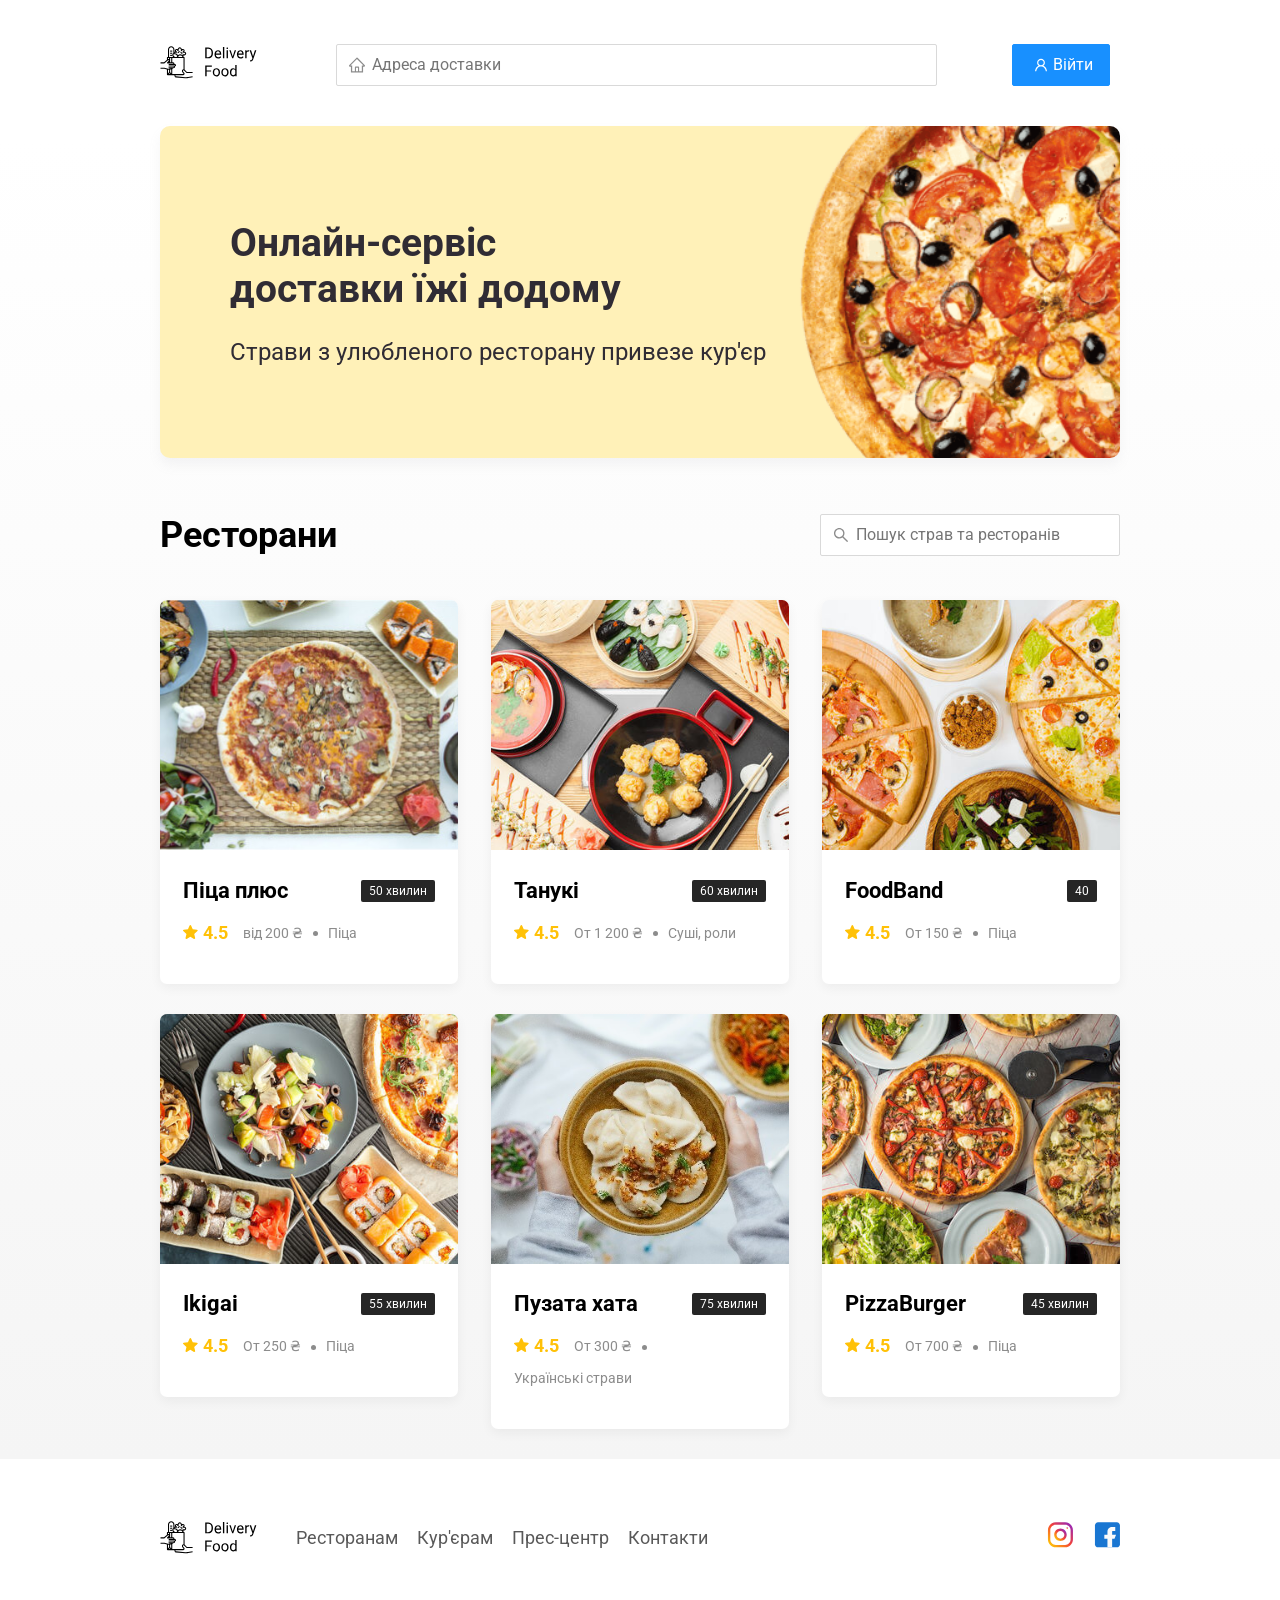
<file: index.html>
<!DOCTYPE html>
<html lang="ru">

<head>
	<meta charset="UTF-8" />
	<meta name="viewport" content="width=device-width, initial-scale=1.0" />
	<title>Delivery Food — доставка їжі додому</title>
	<link href="https://fonts.googleapis.com/css?family=Roboto:400,700&display=swap&subset=cyrillic" rel="stylesheet" />
	<link rel="stylesheet" href="css/normalize.css" />
	<link rel="stylesheet" href="css/style.css" />
</head>

<body>
	<div class="container">
		<header class="header">
			<a class="logo">
				<img src="img/icon/logo.svg" alt="Logo" />
			</a>
			<label class="address">
				<input type="text" class="input input-address" placeholder="Адреса доставки" />
			</label>
			<div class="buttons">
				<span class="user-name"></span>
				<button class="button button-primary button-auth">
					<span class="button-auth-svg"></span>
					<span class="button-text">Війти</span>
				</button>
				<button class="button button-cart" id="cart-button">
					<span class="button-cart-svg"></span>
					<span class="button-text">Кошик</span>
				</button>
				<button class="button button-primary button-out">
					<span class="button-text">Вийти</span>
					<span class="button-out-svg"></span>
				</button>
			</div>
		</header>
	</div>
	<!-- /.container  -->

	<main class="main">
		<div class="container">
			<section class="container-promo">
				<section class="promo pizza">
					<h1 class="promo-title">Онлайн-сервіс <br />доставки їжі додому</h1>
					<p class="promo-text">
						Страви з улюбленого ресторану привезе кур'єр
					</p>
				</section>
				<!-- <section class="promo kebab">
					<h1 class="promo-title">Шашлики <br> зі знижкою 35%</h1>
					<p class="promo-text">
						Закажіть шашлики у будь-якому ресторані до 24 серпня та отримайте знижку за промокодом VIVAT
					</p>
				</section>
				<section class="promo vegetables">
					<h1 class="promo-title">Знижка 20% на всю іжу <br> за промокодом LOVE.JS</h1>
					<p class="promo-text">
						Страву з ресторану привезуть разом із двома подарунковими книгами по фронтендуторана привезут вместе с двумя подарочными книгами по фронтенду
					</p>
				</section>
				<section class="promo sushi">
					<h1 class="promo-title">Сети зі знижкою до 30% <br> у ресторанах</h1>
					<p class="promo-text">
						Знижки на сети до 1 вересня за промокодом DADADA
					</p>
				</section> -->
			</section>
			<section class="restaurants">
				<div class="section-heading">
					<h2 class="section-title">Ресторани</h2>
					<label class="search">
						<input type="text" class="input input-search" placeholder="Пошук страв та ресторанів" />
					</label>
				</div>
				<div class="cards cards-restaurants">
					<a href="restaurant.html" class="card card-restaurant">
						<img src="img/pizza-plus/preview.jpg" alt="image" class="card-image" />
						<div class="card-text">
							<div class="card-heading">
								<h3 class="card-title">Піца плюс</h3>
								<span class="card-tag tag">50 хвилин</span>
							</div>
							<!-- /.card-heading -->
							<div class="card-info">
								<div class="rating">
									4.5
								</div>
								<div class="price">від 200 ₴</div>
								<div class="category">Піца</div>
							</div>
							<!-- /.card-info -->
						</div>
						<!-- /.card-text -->
					</a>
					<!-- /.card -->

					<a href="restaurant.html" class="card card-restaurant">
						<img src="img/tanuki/preview.jpg" alt="image" class="card-image" />
						<div class="card-text">
							<div class="card-heading">
								<h3 class="card-title">Танукі</h3>
								<span class="card-tag tag">60 хвилин</span>
							</div>
							<!-- /.card-heading -->
							<div class="card-info">
								<div class="rating">
									4.5
								</div>
								<div class="price">От 1 200 ₴</div>
								<div class="category">Суші, роли</div>
							</div>
							<!-- /.card-info -->
						</div>
						<!-- /.card-text -->
					</a>
					<!-- /.card -->

					<a href="restaurant.html" class="card card-restaurant">
						<img src="img/food-band/preview.jpg" alt="image" class="card-image" />
						<div class="card-text">
							<div class="card-heading">
								<h3 class="card-title">FoodBand</h3>
								<span class="card-tag tag">40 </span>
							</div>
							<!-- /.card-heading -->
							<div class="card-info">
								<div class="rating">
									4.5
								</div>
								<div class="price">От 150 ₴</div>
								<div class="category">Піца</div>
							</div>
							<!-- /.card-info -->
						</div>
						<!-- /.card-text -->
					</a>
					<!-- /.card -->

					<a href="restaurant.html" class="card card-restaurant">
						<img src="img/palki-skalki/preview.jpg" alt="image" class="card-image" />
						<div class="card-text">
							<div class="card-heading">
								<h3 class="card-title">Ikigai</h3>
								<span class="card-tag tag">55 хвилин</span>
							</div>
							<!-- /.card-heading -->
							<div class="card-info">
								<div class="rating">
									4.5
								</div>
								<div class="price">От 250 ₴</div>
								<div class="category">Піца</div>
							</div>
							<!-- /.card-info -->
						</div>
						<!-- /.card-text -->
					</a>
					<!-- /.card -->

					<a href="restaurant.html" class="card card-restaurant">
						<img src="img/gusi-lebedi/preview.jpg" alt="image" class="card-image" />
						<div class="card-text">
							<div class="card-heading">
								<h3 class="card-title">Пузата хата</h3>
								<span class="card-tag tag">75 хвилин</span>
							</div>
							<!-- /.card-heading -->
							<div class="card-info">
								<div class="rating">
									4.5
								</div>
								<div class="price">От 300 ₴</div>
								<div class="category">Українські страви</div>
							</div>
							<!-- /.card-info -->
						</div>
						<!-- /.card-text -->
					</a>
					<!-- /.card -->

					<a href="restaurant.html" class="card card-restaurant">
						<img src="img/pizza-burger/preview.jpg" alt="image" class="card-image" />
						<div class="card-text">
							<div class="card-heading">
								<h3 class="card-title">PizzaBurger</h3>
								<span class="card-tag tag">45 хвилин</span>
							</div>
							<!-- /.card-heading -->
							<div class="card-info">
								<div class="rating">
									4.5
								</div>
								<div class="price">От 700 ₴</div>
								<div class="category">Піца</div>
							</div>
							<!-- /.card-info -->
						</div>
						<!-- /.card-text -->
					</a>
					<!-- /.card -->
				</div>
				<!-- /.cards -->
			</section>
		</div>
		<!-- /.container -->
	</main>

	<footer class="footer">
		<div class="container">
			<div class="footer-block">
				<img src="img/icon/logo.svg" alt="logo" class="logo footer-logo" />
				<nav class="footer-nav">
					<a href="#" class="footer-link">Ресторанам </a>
					<a href="#" class="footer-link">Кур'єрам</a>
					<a href="#" class="footer-link">Прес-центр</a>
					<a href="#" class="footer-link">Контакти</a>
				</nav>
				<div class="social-links">
					<a href="#" class="social-link"><img src="img/social/instagram.svg" alt="instagram" /></a>
					<a href="#" class="social-link"><img src="img/social/fb.svg" alt="facebook" /></a>
				</div>
				<!-- /.social-links -->
			</div>
			<!-- /.footer-block -->
		</div>
	</footer>

	<div class="modal modal-cart">
		<div class="modal-dialog">
			<div class="modal-header">
				<h3 class="modal-title">Кошик</h3>
				<button class="close">&times;</button>
			</div>
			<!-- /.modal-header -->
			<div class="modal-body">
				<div class="food-row">
					<span class="food-name">Рол вугор стандарт</span>
					<strong class="food-price">250 ₴</strong>
					<div class="food-counter">
						<button class="counter-button">-</button>
						<span class="counter">1</span>
						<button class="counter-button">+</button>
					</div>
				</div>
				<!-- /.foods-row -->
				<div class="food-row">
					<span class="food-name">Рол вугор стандарт</span>
					<strong class="food-price">250 ₴</strong>
					<div class="food-counter">
						<button class="counter-button">-</button>
						<span class="counter">1</span>
						<button class="counter-button">+</button>
					</div>
				</div>
				<!-- /.foods-row -->
				<div class="food-row">
					<span class="food-name">Рол вугор стандарт</span>
					<strong class="food-price">250 ₴</strong>
					<div class="food-counter">
						<button class="counter-button">-</button>
						<span class="counter">1</span>
						<button class="counter-button">+</button>
					</div>
				</div>
				<!-- /.foods-row -->
				<div class="food-row">
					<span class="food-name">Рол вугор стандарт</span>
					<strong class="food-price">250 ₴</strong>
					<div class="food-counter">
						<button class="counter-button">-</button>
						<span class="counter">1</span>
						<button class="counter-button">+</button>
					</div>
				</div>
				<!-- /.foods-row -->
			</div>
			<!-- /.modal-body -->
			<div class="modal-footer">
				<span class="modal-pricetag">1250 ₴</span>
				<div class="footer-buttons">
					<button class="button button-primary">Оформити замовлення</button>
					<button class="button clear-cart">Скасувати</button>
				</div>
			</div>
			<!-- /.modal-footer -->
		</div>
		<!-- /.modal-dialog -->
	</div>

	<div class="modal-auth">
		<div class="modal-dialog modal-dialog-auth">
			<button class="close-auth">&times;</button>
			<form id="logInForm">
				<fieldset class="modal-body">
					<legend class="modal-title">Авторизація</legend>
					<label class="label-auth">
						<span>Логін</span>
						<input id="login" type="text">
					</label>
					<label class="label-auth">
						<span>Пароль</span>
						<input id="password" type="password">
					</label>
				</fieldset>
				<!-- /.modal-body -->
				<div class="modal-footer">
					<div class="footer-buttons">
						<button class="button button-primary button-login" type="submit">Війти</button>
					</div>
				</div>
			</form>
			<!-- /.modal-footer -->
		</div>
		<!-- /.modal-dialog -->
	</div>
	<script src="js/main.js"></script>
</body>

</html>
</file>
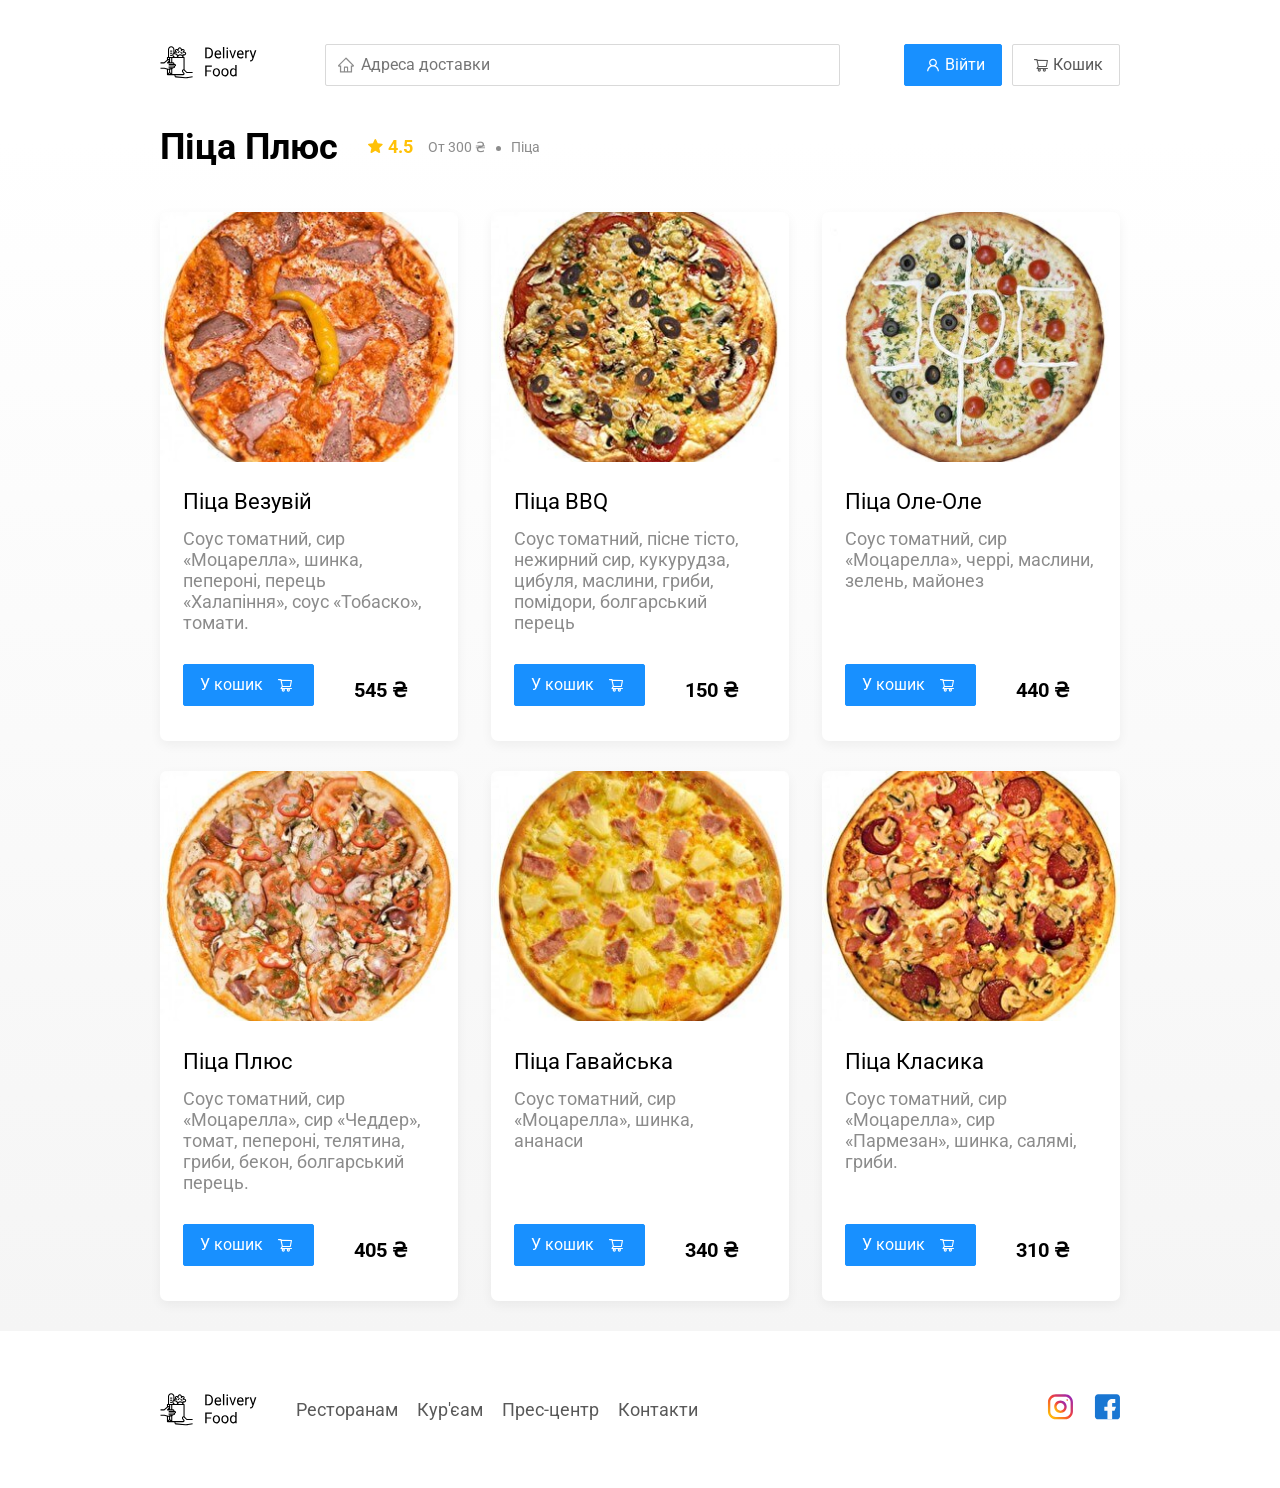
<file: restaurant.html>
<!DOCTYPE html>
<html lang="ru">

<head>
	<meta charset="UTF-8" />
	<meta name="viewport" content="width=device-width, initial-scale=1.0" />
	<title>PizzaBurger — доставка їжі додому</title>
	<link href="https://fonts.googleapis.com/css?family=Roboto:400,700&display=swap&subset=cyrillic" rel="stylesheet" />
	<link rel="stylesheet" href="css/normalize.css" />
	<link rel="stylesheet" href="css/style.css" />
</head>

<body>
	<div class="container">
		<header class="header">
			<a href="index.html" class="logo">
				<img src="img/icon/logo.svg" alt="Logo" />
			</a>
			<label class="address">
				<input type="text" class="input input-address" placeholder="Адреса доставки" />
			</label>
			<div class="buttons">
				<span class="user-name"></span>
				<button class="button button-primary button-auth">
					<span class="button-auth-svg"></span>
					<span class="button-text">Війти</span>
				</button>
				<button class="button" id="cart-button">
					<span class="button-cart-svg"></span>
					<span class="button-text">Кошик</span>
				</button>
				<button class="button button-primary button-out">
				  <span class="button-text">Вийти</span>
				  <span class="button-out-svg"></span>
				</button>
			</div>
		</header>
	</div>
	<!-- /.container  -->

	<main class="main">
		<div class="container">
			<section class="menu">
				<div class="section-heading">
					<h2 class="section-title restaurant-title">Піца Плюс</h2>
					<div class="card-info">
						<div class="rating">
							4.5
						</div>
						<div class="price">От 300 ₴</div>
						<div class="category">Піца</div>
					</div>
					<!-- /.card-info -->
				</div>
				<div class="cards cards-menu">
					<div class="card">
						<img src="img/pizza-plus/pizza-vesuvius.jpg" alt="image" class="card-image" />
						<div class="card-text">
							<div class="card-heading">
								<h3 class="card-title card-title-reg">Піца Везувій</h3>
							</div>
							<!-- /.card-heading -->
							<div class="card-info">
								<div class="ingredients">Соус томатний, сир «Моцарелла», шинка, пепероні, перець
									«Халапіння», соус «Тобаско», томати.
								</div>
							</div>
							<!-- /.card-info -->
							<div class="card-buttons">
								<button class="button button-primary button-add-cart">
									<span class="button-card-text">У кошик</span>
									<span class="button-cart-svg"></span>
								</button>
								<strong class="card-price-bold">545 ₴</strong>
							</div>
						</div>
						<!-- /.card-text -->
					</div>
					<!-- /.card -->

					<div class="card">
						<img src="img/pizza-plus/pizza-girls.jpg" alt="image" class="card-image" />
						<div class="card-text">
							<div class="card-heading">
								<h3 class="card-title card-title-reg">Піца BBQ</h3>
							</div>
							<!-- /.card-heading -->
							<div class="card-info">
								<div class="ingredients">Соус томатний, пісне тісто, нежирний сир, кукурудза, цибуля,
									маслини,
									гриби, помідори, болгарський перець
								</div>
							</div>
							<!-- /.card-info -->
							<div class="card-buttons">
								<button class="button button-primary button-add-cart">
									<span class="button-card-text">У кошик</span>
									<span class="button-cart-svg"></span>
								</button>
								<strong class="card-price-bold">150 ₴</strong>
							</div>
						</div>
						<!-- /.card-text -->
					</div>
					<!-- /.card -->

					<div class="card">
						<img src="img/pizza-plus/pizza-oleole.jpg" alt="image" class="card-image" />
						<div class="card-text">
							<div class="card-heading">
								<h3 class="card-title card-title-reg">Піца Оле-Оле</h3>
							</div>
							<!-- /.card-heading -->
							<div class="card-info">
								<div class="ingredients">Соус томатний, сир «Моцарелла», черрі, маслини, зелень, майонез
								</div>
							</div>
							<!-- /.card-info -->
							<div class="card-buttons">
								<button class="button button-primary button-add-cart">
									<span class="button-card-text">У кошик</span>
									<span class="button-cart-svg"></span>
								</button>
								<strong class="card-price-bold">440 ₴</strong>
							</div>
						</div>
						<!-- /.card-text -->
					</div>
					<!-- /.card -->

					<div class="card">
						<img src="img/pizza-plus/pizza-plus.jpg" alt="image" class="card-image" />
						<div class="card-text">
							<div class="card-heading">
								<h3 class="card-title card-title-reg">Піца Плюс</h3>
							</div>
							<!-- /.card-heading -->
							<div class="card-info">
								<div class="ingredients">Соус томатний, сир «Моцарелла», сир «Чеддер», томат,
									пепероні,
									телятина, гриби, бекон, болгарський перець.
								</div>
							</div>
							<!-- /.card-info -->
							<div class="card-buttons">
								<button class="button button-primary button-add-cart">
									<span class="button-card-text">У кошик</span>
									<span class="button-cart-svg"></span>
								</button>
								<strong class="card-price-bold">405 ₴</strong>
							</div>
						</div>
						<!-- /.card-text -->
					</div>
					<!-- /.card -->

					<div class="card">
						<img src="img/pizza-plus/pizza-hawaiian.jpg" alt="image" class="card-image" />
						<div class="card-text">
							<div class="card-heading">
								<h3 class="card-title card-title-reg">Піца Гавайська</h3>
							</div>
							<!-- /.card-heading -->
							<div class="card-info">
								<div class="ingredients">Соус томатний, сир «Моцарелла», шинка, ананаси</div>
							</div>
							<!-- /.card-info -->
							<div class="card-buttons">
								<button class="button button-primary button-add-cart">
									<span class="button-card-text">У кошик</span>
									<span class="button-cart-svg"></span>
								</button>
								<strong class="card-price-bold">340 ₴</strong>
							</div>
						</div>
						<!-- /.card-text -->
					</div>
					<!-- /.card -->

					<div class="card">
						<img src="img/pizza-plus/pizza-classic.jpg" alt="image" class="card-image" />
						<div class="card-text">
							<div class="card-heading">
								<h3 class="card-title card-title-reg">Піца Класика</h3>
							</div>
							<!-- /.card-heading -->
							<div class="card-info">
								<div class="ingredients">Соус томатний, сир «Моцарелла», сир «Пармезан», шинка,
									салямі,
									гриби.
								</div>
							</div>
							<!-- /.card-info -->
							<div class="card-buttons">
								<button class="button button-primary button-add-cart">
									<span class="button-card-text">У кошик</span>
									<span class="button-cart-svg"></span>
								</button>
								<strong class="card-price-bold">310 ₴</strong>
							</div>
						</div>
						<!-- /.card-text -->
					</div>
					<!-- /.card -->
				</div>
				<!-- /.cards -->
			</section>
		</div>
		<!-- /.container -->
	</main>

	<footer class="footer">
		<div class="container">
			<div class="footer-block">
				<img src="img/icon/logo.svg" alt="logo" class="logo footer-logo" />
				<nav class="footer-nav">
					<a href="#" class="footer-link">Ресторанам </a>
					<a href="#" class="footer-link">Кур'єам</a>
					<a href="#" class="footer-link">Прес-центр</a>
					<a href="#" class="footer-link">Контакти</a>
				</nav>
				<div class="social-links">
					<a href="#" class="social-link"><img src="img/social/instagram.svg" alt="instagram" /></a>
					<a href="#" class="social-link"><img src="img/social/fb.svg" alt="facebook" /></a>
				</div>
				<!-- /.social-links -->
			</div>
			<!-- /.footer-block -->
		</div>
	</footer>

	<div class="modal modal-cart">
		<div class="modal-dialog">
			<div class="modal-header">
				<h3 class="modal-title">Кошик</h3>
				<button class="close">&times;</button>
			</div>
			<!-- /.modal-header -->
			<div class="modal-body">
				<div class="food-row">
					<span class="food-name">Рол вугор стандарт</span>
					<strong class="food-price">250 ₴</strong>
					<div class="food-counter">
						<button class="counter-button">-</button>
						<span class="counter">1</span>
						<button class="counter-button">+</button>
					</div>
				</div>
				<!-- /.foods-row -->
				<div class="food-row">
					<span class="food-name">Рол вугор стандарт</span>
					<strong class="food-price">250 ₴</strong>
					<div class="food-counter">
						<button class="counter-button">-</button>
						<span class="counter">1</span>
						<button class="counter-button">+</button>
					</div>
				</div>
				<!-- /.foods-row -->
				<div class="food-row">
					<span class="food-name">Рол вугор стандарт</span>
					<strong class="food-price">250 ₴</strong>
					<div class="food-counter">
						<button class="counter-button">-</button>
						<span class="counter">1</span>
						<button class="counter-button">+</button>
					</div>
				</div>
				<!-- /.foods-row -->
				<div class="food-row">
					<span class="food-name">Рол вугор стандарт</span>
					<strong class="food-price">250 ₴</strong>
					<div class="food-counter">
						<button class="counter-button">-</button>
						<span class="counter">1</span>
						<button class="counter-button">+</button>
					</div>
				</div>
				<!-- /.foods-row -->
			</div>
			<!-- /.modal-body -->
			<div class="modal-footer">
				<span class="modal-pricetag">1250 ₴</span>
				<div class="footer-buttons">
					<button class="button button-primary">Оформити замовлення</button>
					<button class="button clear-cart">Скасувати</button>
				</div>
			</div>
			<!-- /.modal-footer -->
		</div>
		<!-- /.modal-dialog -->
	</div>

	<div class="modal-auth">
		<div class="modal-dialog modal-dialog-auth">
			<button class="close-auth">&times;</button>
			<form id="logInForm">
				<fieldset class="modal-body">
					<legend class="modal-title">Авторизація</legend>
					<label class="label-auth">
						<span>Логін</span>
						<input id="login" type="text">
					</label>
					<label class="label-auth">
						<span>Пароль</span>
						<input id="password" type="password">
					</label>
				</fieldset>
				<!-- /.modal-body -->
				<div class="modal-footer">
					<div class="footer-buttons">
						<button class="button button-primary button-login" type="submit">Війти</button>
					</div>
				</div>
			</form>
			<!-- /.modal-footer -->
		</div>
		<!-- /.modal-dialog -->
	</div>
	<script src="js/main.js"></script>
</body>

</html>
</file>
<file: css/style.css>
* {
    box-sizing: border-box;
}

body {
    font-family: "Roboto", sans-serif;
    padding-top: 44px;
}

a,
button {
    cursor: pointer;
    color: inherit;
}

.hide {
    display: none;
}

.container {
    max-width: 1200px;
    margin: auto;
}

.header {
    display: flex;
    align-items: center;
    justify-content: space-between;
    margin-bottom: 40px;
}

.input {
    background-color: #ffffff;
    border: 1px solid #d9d9d9;
    border-radius: 2px;
    font-size: 16px;
    line-height: 24px;
    padding: 8px 8px 8px 35px;
    background-repeat: no-repeat;
    background-position: left 11px center;
}

.address {
    flex: 0.8;
}

.input-address {
    width: 100%;
    background-image: url(../img/icon/home.svg);
}

.search {
    margin-left: auto;
}

.input-search {
    width: 300px;
    background-image: url(../img/icon/search.svg);

}

.buttons {
    display: flex;
    align-items: center;
}

.button {
    display: flex;
    align-items: center;
    padding: 8px 16px;
    background: #ffffff;
    border: 1px solid #d9d9d9;
    box-sizing: border-box;
    box-shadow: 0 0 2px rgba(0, 0, 0, 0.0015);
    border-radius: 2px;
    color: #595959;
    font-size: 16px;
    line-height: 24px;
}

.button:hover {
    background: #1890ff;
    border: 1px solid #1890ff;
    color: #fff;
}


.button-primary {
    background: #1890ff;
    border: 1px solid #1890ff;
    color: #fff;
    margin-right: 10px;
}

.button-primary:hover {
    background: #ffffff;
    border: 1px solid #d9d9d9;
    color: #595959;
}

.button-icon {
    margin-right: 6px;
}

.button-card-text {
    margin-right: 10px;
}

.button-auth {
    background-position: 20px 13px;
}

.button-primary .button-auth-svg {
    width: 24px;
    height: 24px;
    background-color: #fff;
    -webkit-mask: url("../img/icon/user.svg") no-repeat 50% 50%;
    mask: url("../img/icon/user.svg") no-repeat 50% 50%;
    background-repeat: no-repeat;
}

.button-primary:hover .button-auth-svg {
    background-color: #595959;
}

.button .button-cart-svg {
    width: 24px;
    height: 24px;
    background-color: #595959;
    -webkit-mask: url("../img/icon/shopping-cart.svg") no-repeat 50% 50%;
    mask: url("../img/icon/shopping-cart.svg") no-repeat 50% 50%;
    background-repeat: no-repeat;
}

.button-primary .button-cart-svg {
    background-color: #fff;
}

.button:hover .button-cart-svg {
    background-color: #fff;
}

.button-primary:hover .button-cart-svg {
    background-color: #595959;
}

.button-cart {
    display: none;
    margin: 0 5px;
}

.button-out {
    display: none;
    margin: 0 5px;
}

.user-name {
    display: none;
    margin-right: 20px;
    font-weight: bold;
    font-size: 18px;
}

.promo-slider {

    width: 600px;
    height: 300px;

}

.promo {
    box-shadow: 0 7px 12px rgba(158, 158, 163, 0.1);
    border-radius: 10px;
    padding: 68px 70px;
    margin-bottom: 56px;
}

.pizza {
    background: #fff1b8 url(../img/promo/pizza.png) no-repeat top -100px right -250px / 830px
}

.kebab {
    background: #D6E4FF url(../img/promo/kebab.png) no-repeat top 45px right 40px / 450px;
}

.vegetables {
    background: #FFF566 url(../img/promo/vegetables.png) no-repeat top 0 right 0 / 825px
}

.sushi {
    background: #FFF1F0 url(../img/promo/sushi.png) no-repeat top 10px right 15px / 500px
}

.promo-title {
    font-style: normal;
    font-weight: bold;
    font-size: 39px;
    line-height: 46px;
    color: #302c34;
}

.promo-text {
    font-style: normal;
    font-weight: normal;
    font-size: 24px;
    line-height: 28px;
    color: #302c34;
    max-width: 538px;
}

.main {
    background: linear-gradient(180deg, rgba(245, 245, 245, 0) 1.04%, #f5f5f5 100%);
}

.section-heading {
    display: flex;
    align-items: center;
    margin-bottom: 44px;
}

.section-title {
    font-style: normal;
    font-weight: bold;
    font-size: 36px;
    line-height: 42px;
    margin: 0 30px 0 0;
    color: #000000;
}

.cards {
    display: flex;
    align-items: flex-start;
    justify-content: space-between;
    flex-wrap: wrap;
}

.card {
    background: #ffffff;
    box-shadow: 0 4px 12px rgba(0, 0, 0, 0.05);
    border-radius: 7px;
    overflow: hidden;
    margin-bottom: 30px;
    flex-basis: 31%;
    text-decoration: none;

}

.card-restaurant {
    cursor: pointer
}

.card-image {
    width: 100%;
    height: 250px;
    object-fit: cover;
}


.card-text {
    padding: 20px 23px 35px;
    min-height: 275px;
    display: flex;
    flex-direction: column;
}



.restaurants .card-text {
    min-height: auto;
}

.card-heading {
    display: flex;
    align-items: center;
    justify-content: space-between;
    margin-bottom: 10px;
}

.card-title {
    margin: 0;
    font-style: normal;
    font-weight: bold;
    font-size: 22px;
    line-height: 32px;
}

.card-title-reg {
    font-weight: 400;
}

.card-tag {
    font-style: normal;
    font-weight: normal;
    font-size: 12px;
    line-height: 20px;
    color: #ffffff;
    background: #262626;
    border-radius: 2px;
    padding: 1px 8px;
}

.card-info {
    display: flex;
    align-items: center;
    flex-wrap: wrap;
}

.card-buttons {
    display: flex;
    margin-top: 24px;
    flex-grow: 1;
    align-items: flex-end;
}

.card-price-bold {
    font-weight: bold;
    font-size: 20px;
    line-height: 32px;
    margin-left: 30px;
}

.rating {
    background-image: url("../img/icon/rating.svg");
    background-repeat: no-repeat;
    background-position: 0 7px;
    padding-left: 20px;
    margin-right: 26px;
    color: #ffc107;
    font-weight: bold;
    font-size: 18px;
    line-height: 32px;
}

.price,
.category {
    color: #8c8c8c;
    font-size: 18px;
    line-height: 32px;
}

.price {
    margin-right: 10px;
}

.ingredients {
    color: #8c8c8c;
    font-size: 18px;
    line-height: 21px;
}

.category {
    text-overflow: ellipsis;
    overflow: hidden;
    white-space: nowrap;
    max-width: 150px;
}

.price:after {
    content: "";
    width: 5px;
    height: 5px;
    background-color: #8c8c8c;
    display: inline-block;
    vertical-align: middle;
    border-radius: 50%;
    margin-left: 10px;
}

.footer {
    padding: 60px 0;
}

.footer-block {
    display: flex;
    align-items: center;
    justify-content: space-between;
}

.footer-nav {
    margin-left: 35px;
    margin-right: auto;
}

.footer-link {
    display: inline-block;
    color: #595959;
    font-style: normal;
    font-weight: normal;
    font-size: 18px;
    line-height: 21px;
    text-decoration: none;
}

.footer-link:not(:last-child) {
    margin-right: 15px;
}

.social-links {
    display: flex;
    align-items: center;
}

.social-link:not(:last-child) {
    margin-right: 21px;
}

.modal {
    position: fixed;
    left: 0;
    top: 0;
    width: 100%;
    height: 100%;
    background: rgba(0, 0, 0, 0.4);
    display: none;
    z-index: 999;
}

.modal-auth {
    position: fixed;
    left: 0;
    top: 0;
    width: 100%;
    height: 100%;
    background: rgba(0, 0, 0, 0.4);
    display: none;
    z-index: 999;
}

.is-open {
    display: flex;
}

.modal-dialog {
    max-width: 780px;
    width: 95%;
    background: #ffffff;
    border-radius: 5px;
    margin: auto;
    padding: 40px 45px;
}

.modal-dialog-auth {
    width: auto;
    position: relative;
}

.label-auth {
    display: block;
    margin: 30px;
}

.label-auth span {
    width: 80px;
    display: inline-block;
}

.modal-header {
    display: flex;
    align-items: center;
    justify-content: space-between;
    margin-bottom: 45px;
}

.modal-title {
    margin: 0;
    font-weight: bold;
    font-size: 36px;
    line-height: 42px;
}

.close {
    font-size: 36px;
    border: none;
    background-color: transparent;
}

.close-auth {
    font-size: 36px;
    border: none;
    background-color: transparent;
    position: absolute;
    top: 10px;
    right: 20px;
}

.modal-body {
    margin-bottom: 22px;
}

.food-row {
    display: flex;
    align-items: flex-start;
    justify-content: space-between;
    padding-bottom: 8px;
    border-bottom: 1px solid #d9d9d9;
    margin-bottom: 15px;
}

.food-name {
    font-weight: normal;
    font-size: 18px;
    line-height: 32px;
}

.food-price {
    margin-left: auto;
    margin-right: 47px;
    font-weight: bold;
    font-size: 20px;
    line-height: 32px;
}

.food-counter {
    display: flex;
    align-items: center;
}

.counter-button {
    display: flex;
    align-items: center;
    justify-content: center;
    width: 39px;
    height: 32px;
    background: #ffffff;
    border: 1px solid #40a9ff;
    box-sizing: border-box;
    border-radius: 2px;
    font-weight: normal;
    font-size: 14px;
    line-height: 22px;
    color: #40a9ff;
}

.counter-button:hover {
    background: #40a9ff;
    border: 1px solid #ffffff;
    color: #ffffff;
}

.counter {
    font-size: 16px;
    line-height: 24px;
    margin-left: 10px;
    margin-right: 10px;
}

.modal-footer {
    display: flex;
    align-items: center;
    justify-content: space-between;
}

.modal-auth .modal-footer {
    justify-content: flex-end;
}

.footer-buttons {
    display: flex;
    align-items: center;
}

.modal-pricetag {
    background: #262626;
    border-radius: 5px;
    color: #ffffff;
    padding: 15px 20px;
    font-size: 20px;
    line-height: 23px;
}

@media (max-width: 1366px) {
    .container {
        max-width: 960px;
    }

    .pizza {
        background-position: center right -300px;
        background-size: 750px;
    }


    .kebab {
        background-position: top -5px right -93px;
        background-size: 530px;
    }

    .vegetables {
        background-position: top 0 right -93px;
        background-size: 820px;
    }

    .sushi {
        background-position: center right -90px;
    }

    .rating {
        margin-right: 15px;
    }

    .category,
    .price {
        font-size: 14px;
    }
}

@media (max-width: 992px) {
    .container {
        max-width: 750px;
    }



    .pizza {
        padding: 50px;
        background-size: 500px;
        background-position: center right -200px;
    }


    .kebab {
        background-position: top 55px right -100px;
        background-size: 385px;
    }

    .vegetables {
        background-position: top 0 right -280px;
        background-size: 810px;
    }

    .sushi {
        background-position: top 30px right -175px;
    }



    .promo-text {
        font-size: 18px;
        max-width: 400px;
    }

    .card {
        flex-basis: 49%;
    }

    .footer-link {
        font-size: 16px;
    }
}

@media (max-width: 768px) {
    .container {
        max-width: 560px;
    }

    .card-info {
        flex-wrap: wrap;
    }

    .card .rating {
        flex-basis: 100%;
    }

    .card-title {
        font-size: 18px;
    }

    .card-text {
        min-height: 290px;
    }

    .card-price-bold {
        margin-left: 20px;
    }


    .pizza {
        background-size: 400px;
        background-position: bottom 50px right -200px;
    }


    .kebab {
        background-position: top -5px right -74px;
        background-size: 300px;
    }

    .vegetables {
        background-position: top 0 right -240px;
        background-size: 702px;
    }

    .sushi {
        background-position: top -24px right -75px;
        background-size: 302px;
    }

    .promo-title {
        font-size: 24px;
        line-height: 1.4;
    }

    .promo-text {
        margin-top: 0;
    }
}

@media (max-width: 578px) {
    .container {
        width: 90%;
    }

    .address {
        min-width: 100%;
        order: 1;
    }

    .header {
        flex-wrap: wrap;
    }

    .input-address {
        margin-top: 15px;
        order: 5;
        flex: 1;
    }

    .promo {
        background-image: none;
    }

    .promo-title {
        margin-bottom: 10px;
    }

    .section-title {
        font-size: 20px;
    }

    .card {
        flex-basis: 100%;
    }

    .card-text {
        min-height: auto;
    }

    .card-image {
        width: 100%;
    }

    .footer {
        padding: 30px 0;
    }

    .footer-block {
        align-items: flex-start;
    }

    .footer-nav {
        margin-left: 0;
        margin-right: 0;
        order: 0;
        display: flex;
        flex-direction: column;
    }

    .footer-logo {
        margin-right: 15px;
        order: 1;
    }

    .social-links {
        order: 2;
    }
}

@media (max-width: 480px) {
    .button-text {
        display: none;
    }

    .button-icon {
        margin: 0;
    }

    .user-name {
        margin: 10px;

    }

    .buttons {
        flex-wrap: wrap;
        margin-left: auto;
    }

    .button {
        min-height: 40px;
        padding: 5px 12px;

    }

    .button-out-svg {
        width: 24px;
        height: 24px;
        background-color: #fff;
        -webkit-mask: url(../img/icon/logout.svg) no-repeat 50% 50%;
        mask: url(../img/icon/logout.svg) no-repeat 50% 50%;
        background-repeat: no-repeat;
        -webkit-mask-size: 20px;
        mask-size: 20px;
    }

    .promo {
        padding: 20px;
    }

    .section-heading {
        flex-wrap: wrap;
    }

    .footer-block {
        flex-wrap: wrap;
        flex-direction: column;
        align-items: center;
    }

    .footer-logo {
        order: 0;
        margin-bottom: 20px;
    }

    .footer-nav {
        margin-bottom: 20px;
        text-align: center;
    }

    .footer-link:not(:last-child) {
        margin-right: 0;
    }
}

.label-auth input.input-error {
    border: 2px solid #ff0000;
    outline: none;
}
</file>
